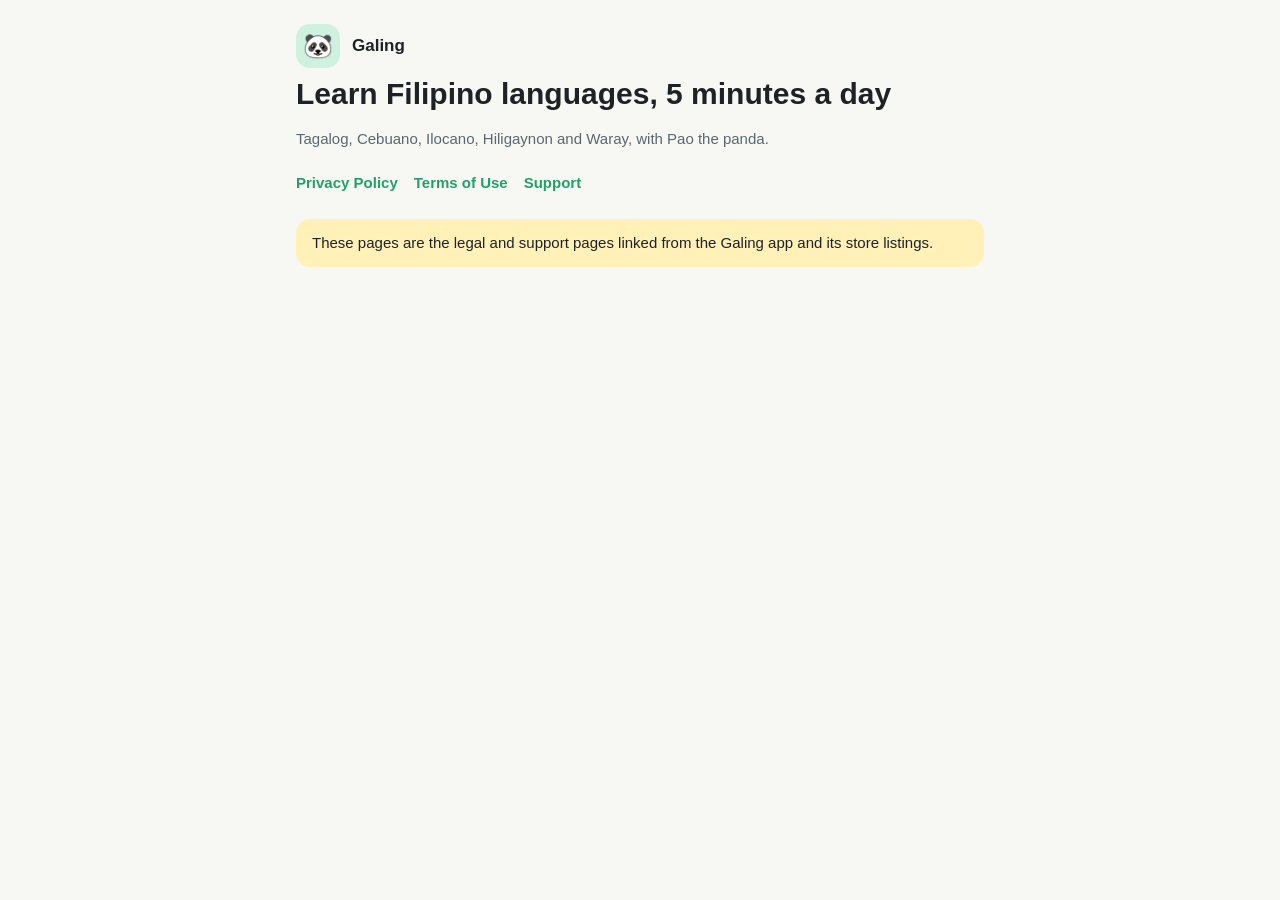
<file: index.html>
<!doctype html>
<html lang="en">
<head>
<meta charset="utf-8">
<meta name="viewport" content="width=device-width, initial-scale=1">
<title>Galing</title>
<link rel="stylesheet" href="style.css">
</head>
<body>
<main>
<header><div class="logo">🐼</div><a href="index.html">Galing</a></header>
<h1>Learn Filipino languages, 5 minutes a day</h1>
<p class="meta">Tagalog, Cebuano, Ilocano, Hiligaynon and Waray, with Pao the panda.</p>
<nav><a href="privacy.html">Privacy Policy</a><a href="terms.html">Terms of Use</a><a href="support.html">Support</a></nav>
<p class="note">These pages are the legal and support pages linked from the Galing app and its store listings.</p>
</main>
</body>
</html>
</file>
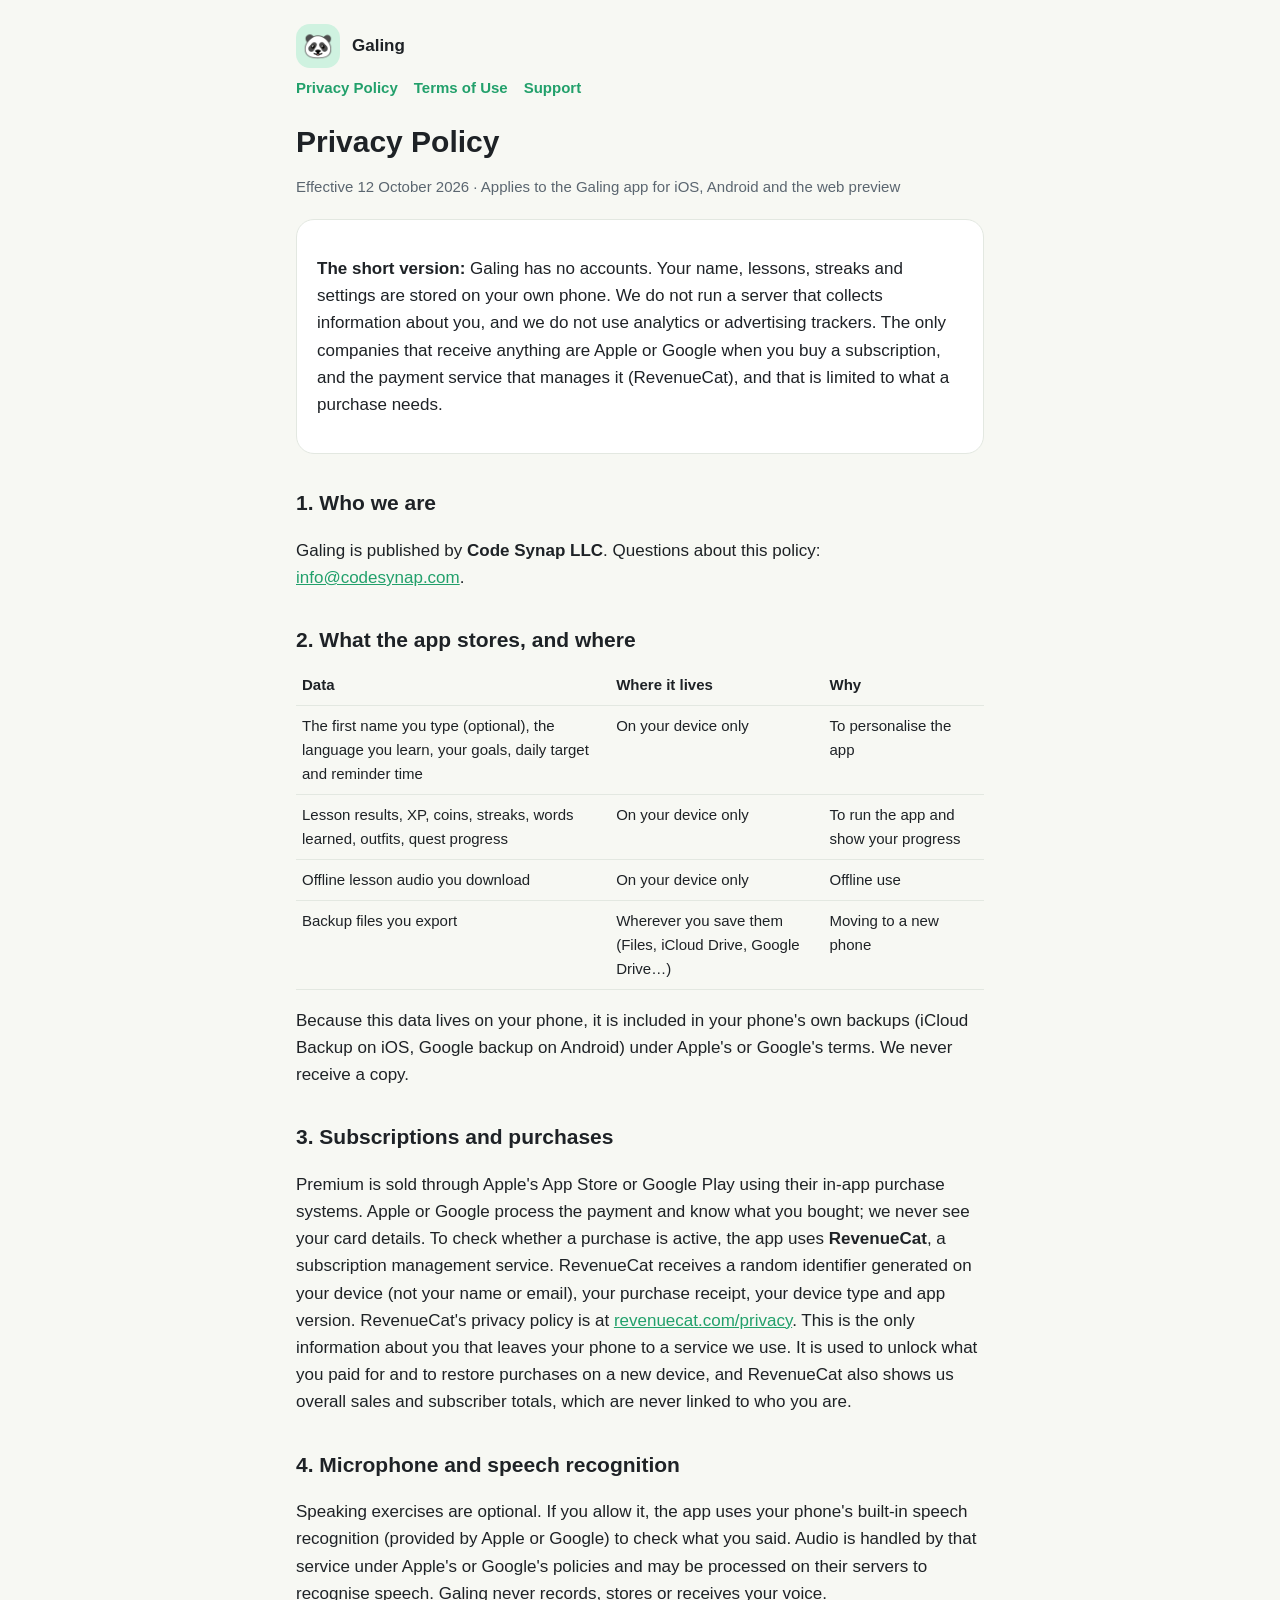
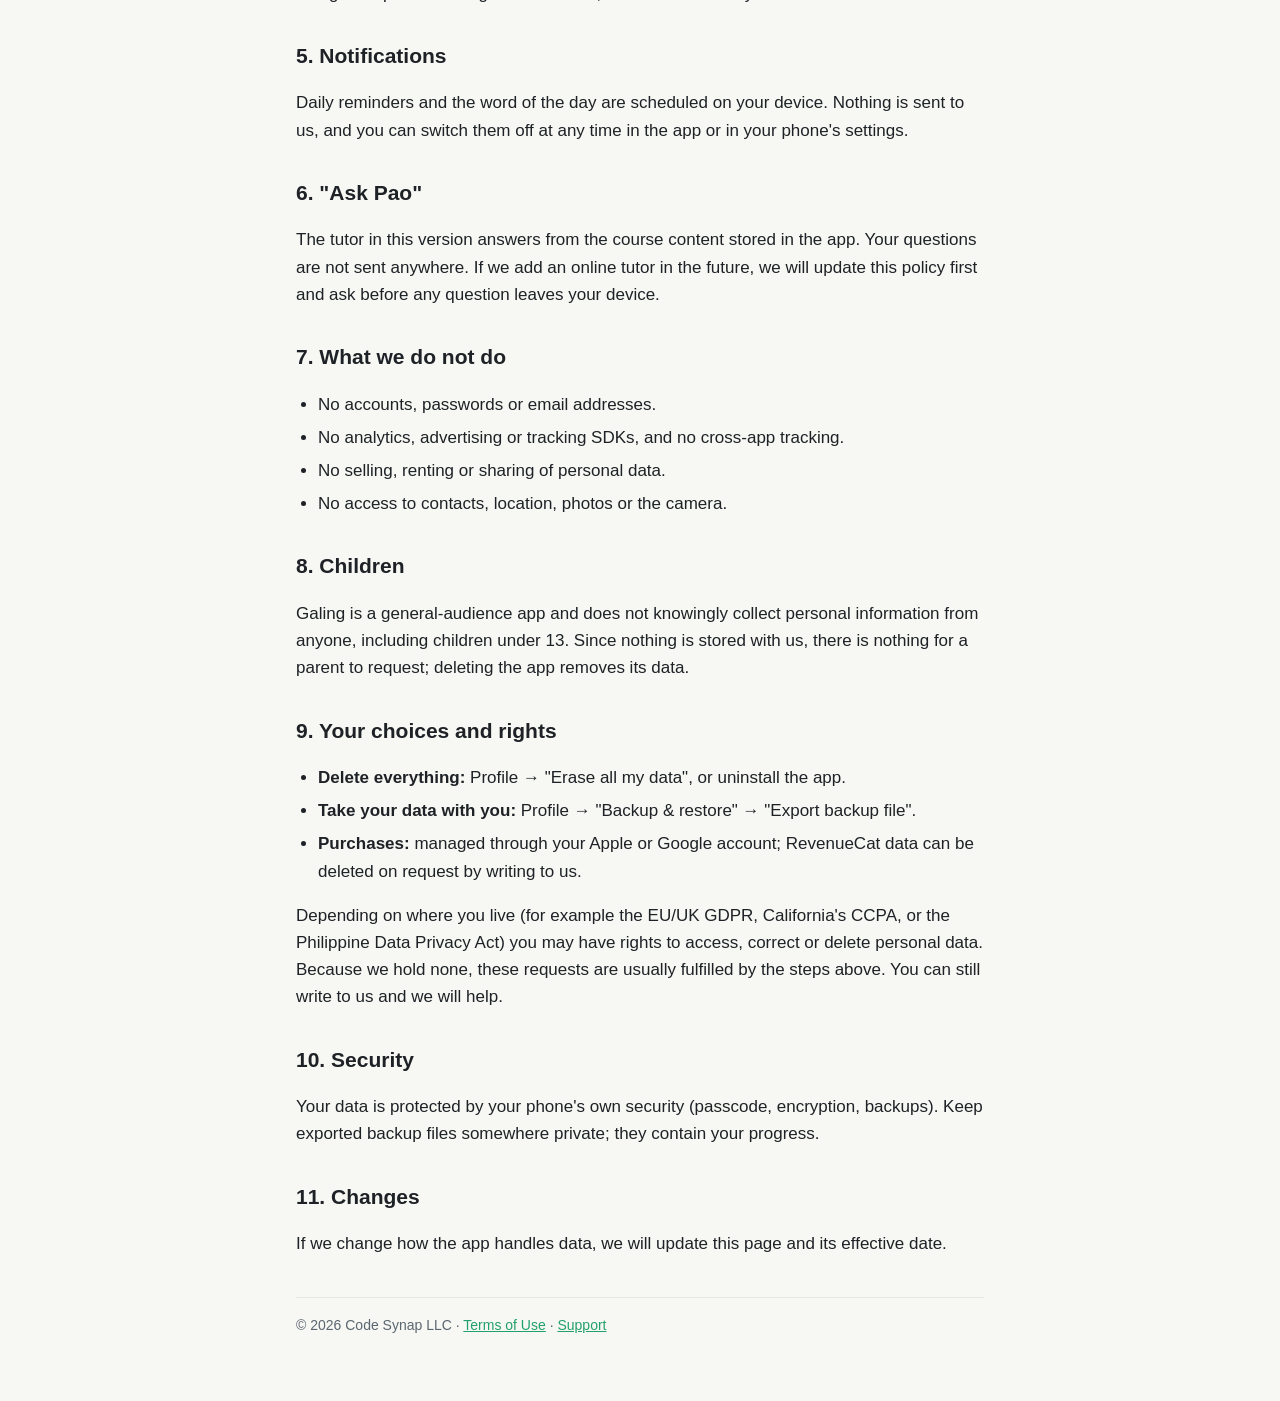
<file: privacy.html>
<!doctype html>
<html lang="en">
<head>
<meta charset="utf-8">
<meta name="viewport" content="width=device-width, initial-scale=1">
<title>Galing Privacy Policy</title>
<link rel="stylesheet" href="style.css">
</head>
<body>
<main>
<header><div class="logo">🐼</div><a href="index.html">Galing</a></header>
<nav><a href="privacy.html">Privacy Policy</a><a href="terms.html">Terms of Use</a><a href="support.html">Support</a></nav>

<h1>Privacy Policy</h1>
<p class="meta">Effective 12 October 2026 · Applies to the Galing app for iOS, Android and the web preview</p>

<div class="card">
<p><strong>The short version:</strong> Galing has no accounts. Your name, lessons, streaks and settings are stored on your own phone. We do not run a server that collects information about you, and we do not use analytics or advertising trackers. The only companies that receive anything are Apple or Google when you buy a subscription, and the payment service that manages it (RevenueCat), and that is limited to what a purchase needs.</p>
</div>

<h2>1. Who we are</h2>
<p>Galing is published by <strong>Code Synap LLC</strong>. Questions about this policy: <a href="mailto:info@codesynap.com">info@codesynap.com</a>.</p>

<h2>2. What the app stores, and where</h2>
<table>
<tr><th>Data</th><th>Where it lives</th><th>Why</th></tr>
<tr><td>The first name you type (optional), the language you learn, your goals, daily target and reminder time</td><td>On your device only</td><td>To personalise the app</td></tr>
<tr><td>Lesson results, XP, coins, streaks, words learned, outfits, quest progress</td><td>On your device only</td><td>To run the app and show your progress</td></tr>
<tr><td>Offline lesson audio you download</td><td>On your device only</td><td>Offline use</td></tr>
<tr><td>Backup files you export</td><td>Wherever you save them (Files, iCloud Drive, Google Drive…)</td><td>Moving to a new phone</td></tr>
</table>
<p>Because this data lives on your phone, it is included in your phone's own backups (iCloud Backup on iOS, Google backup on Android) under Apple's or Google's terms. We never receive a copy.</p>

<h2>3. Subscriptions and purchases</h2>
<p>Premium is sold through Apple's App Store or Google Play using their in-app purchase systems. Apple or Google process the payment and know what you bought; we never see your card details. To check whether a purchase is active, the app uses <strong>RevenueCat</strong>, a subscription management service. RevenueCat receives a random identifier generated on your device (not your name or email), your purchase receipt, your device type and app version. RevenueCat's privacy policy is at <a href="https://www.revenuecat.com/privacy">revenuecat.com/privacy</a>. This is the only information about you that leaves your phone to a service we use. It is used to unlock what you paid for and to restore purchases on a new device, and RevenueCat also shows us overall sales and subscriber totals, which are never linked to who you are.</p>

<h2>4. Microphone and speech recognition</h2>
<p>Speaking exercises are optional. If you allow it, the app uses your phone's built-in speech recognition (provided by Apple or Google) to check what you said. Audio is handled by that service under Apple's or Google's policies and may be processed on their servers to recognise speech. Galing never records, stores or receives your voice.</p>

<h2>5. Notifications</h2>
<p>Daily reminders and the word of the day are scheduled on your device. Nothing is sent to us, and you can switch them off at any time in the app or in your phone's settings.</p>

<h2>6. "Ask Pao"</h2>
<p>The tutor in this version answers from the course content stored in the app. Your questions are not sent anywhere. If we add an online tutor in the future, we will update this policy first and ask before any question leaves your device.</p>

<h2>7. What we do not do</h2>
<ul>
<li>No accounts, passwords or email addresses.</li>
<li>No analytics, advertising or tracking SDKs, and no cross-app tracking.</li>
<li>No selling, renting or sharing of personal data.</li>
<li>No access to contacts, location, photos or the camera.</li>
</ul>

<h2>8. Children</h2>
<p>Galing is a general-audience app and does not knowingly collect personal information from anyone, including children under 13. Since nothing is stored with us, there is nothing for a parent to request; deleting the app removes its data.</p>

<h2>9. Your choices and rights</h2>
<ul>
<li><strong>Delete everything:</strong> Profile → "Erase all my data", or uninstall the app.</li>
<li><strong>Take your data with you:</strong> Profile → "Backup &amp; restore" → "Export backup file".</li>
<li><strong>Purchases:</strong> managed through your Apple or Google account; RevenueCat data can be deleted on request by writing to us.</li>
</ul>
<p>Depending on where you live (for example the EU/UK GDPR, California's CCPA, or the Philippine Data Privacy Act) you may have rights to access, correct or delete personal data. Because we hold none, these requests are usually fulfilled by the steps above. You can still write to us and we will help.</p>

<h2>10. Security</h2>
<p>Your data is protected by your phone's own security (passcode, encryption, backups). Keep exported backup files somewhere private; they contain your progress.</p>

<h2>11. Changes</h2>
<p>If we change how the app handles data, we will update this page and its effective date.</p>

<footer>© 2026 Code Synap LLC · <a href="terms.html">Terms of Use</a> · <a href="support.html">Support</a></footer>
</main>
</body>
</html>
</file>
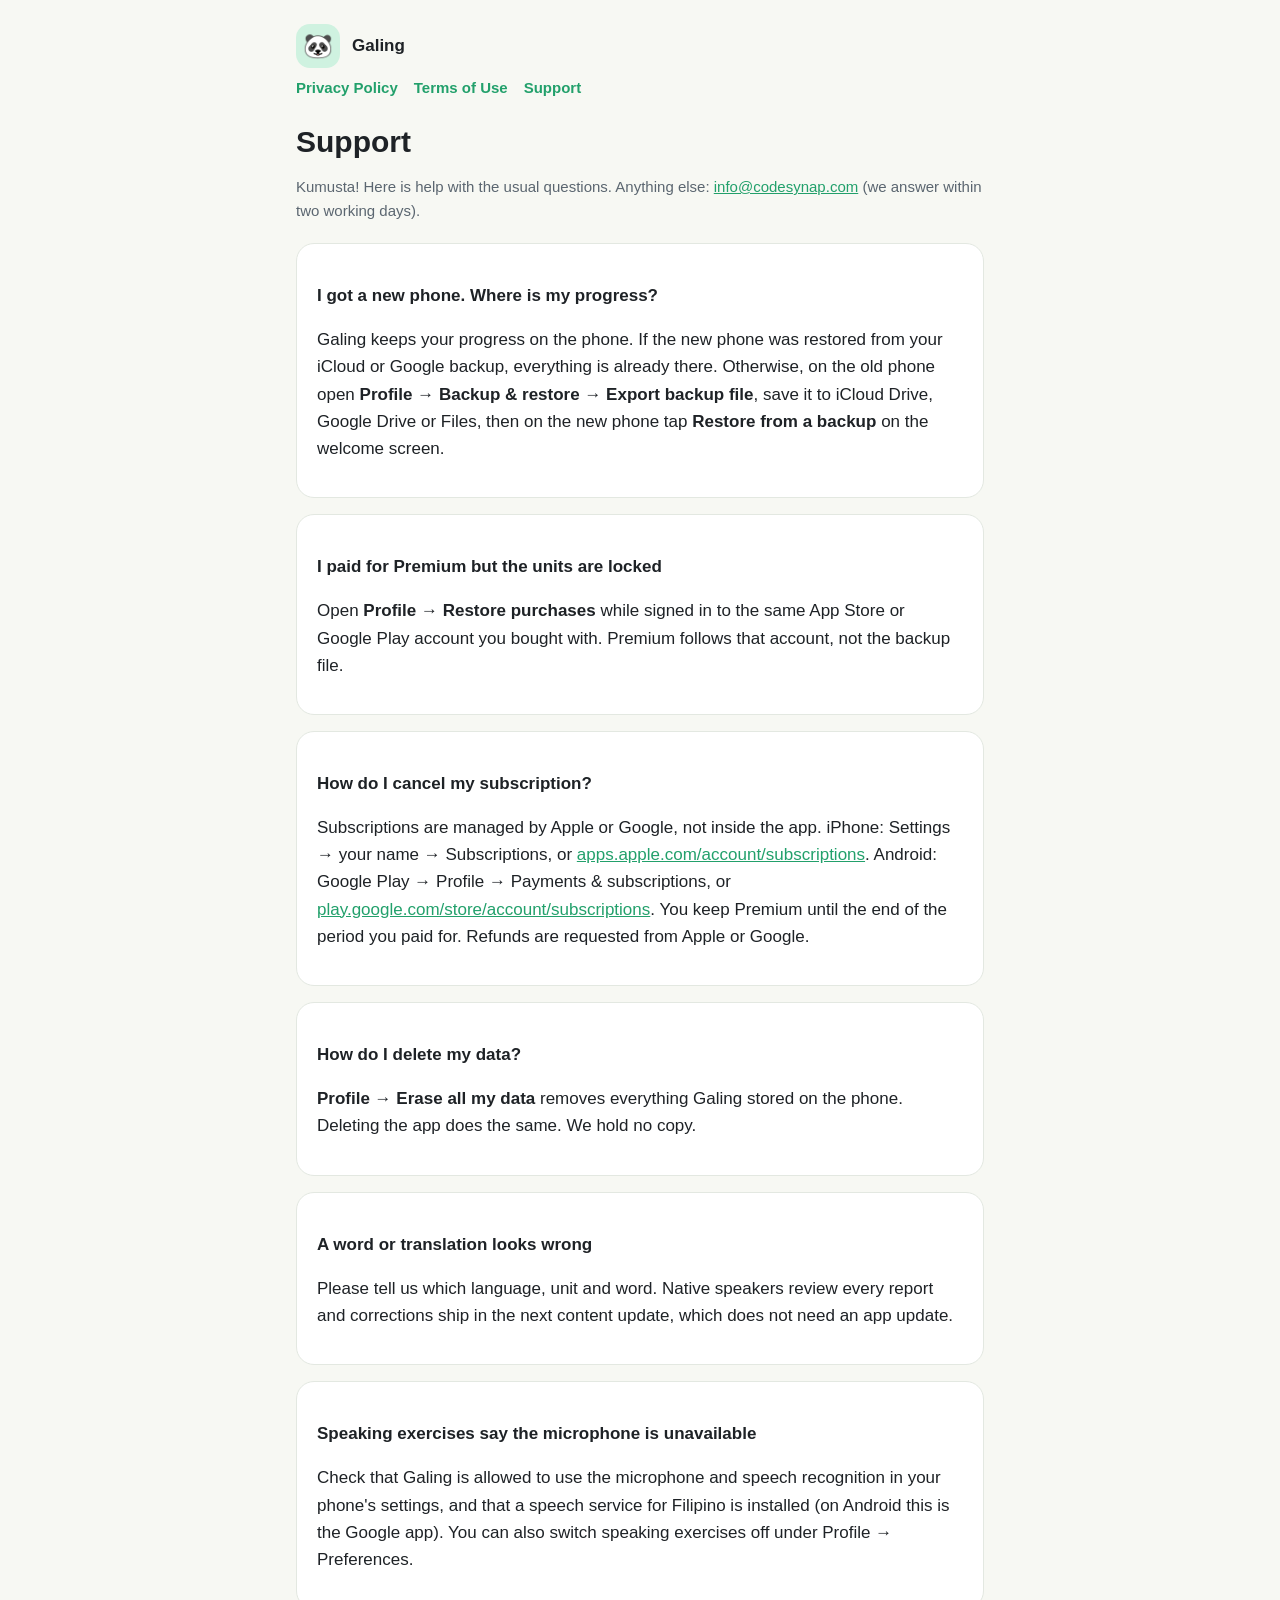
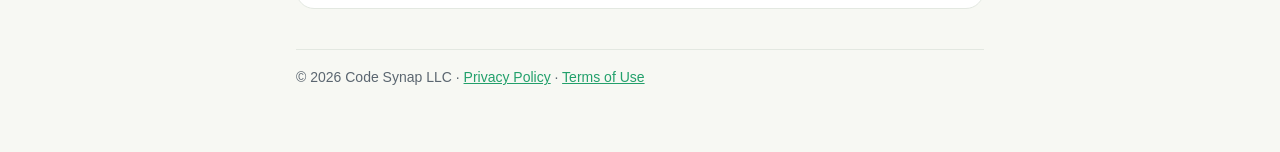
<file: support.html>
<!doctype html>
<html lang="en">
<head>
<meta charset="utf-8">
<meta name="viewport" content="width=device-width, initial-scale=1">
<title>Galing Support</title>
<link rel="stylesheet" href="style.css">
</head>
<body>
<main>
<header><div class="logo">🐼</div><a href="index.html">Galing</a></header>
<nav><a href="privacy.html">Privacy Policy</a><a href="terms.html">Terms of Use</a><a href="support.html">Support</a></nav>

<h1>Support</h1>
<p class="meta">Kumusta! Here is help with the usual questions. Anything else: <a href="mailto:info@codesynap.com">info@codesynap.com</a> (we answer within two working days).</p>

<div class="card">
<h3>I got a new phone. Where is my progress?</h3>
<p>Galing keeps your progress on the phone. If the new phone was restored from your iCloud or Google backup, everything is already there. Otherwise, on the old phone open <strong>Profile → Backup &amp; restore → Export backup file</strong>, save it to iCloud Drive, Google Drive or Files, then on the new phone tap <strong>Restore from a backup</strong> on the welcome screen.</p>
</div>

<div class="card">
<h3>I paid for Premium but the units are locked</h3>
<p>Open <strong>Profile → Restore purchases</strong> while signed in to the same App Store or Google Play account you bought with. Premium follows that account, not the backup file.</p>
</div>

<div class="card">
<h3>How do I cancel my subscription?</h3>
<p>Subscriptions are managed by Apple or Google, not inside the app. iPhone: Settings → your name → Subscriptions, or <a href="https://apps.apple.com/account/subscriptions">apps.apple.com/account/subscriptions</a>. Android: Google Play → Profile → Payments &amp; subscriptions, or <a href="https://play.google.com/store/account/subscriptions">play.google.com/store/account/subscriptions</a>. You keep Premium until the end of the period you paid for. Refunds are requested from Apple or Google.</p>
</div>

<div class="card">
<h3>How do I delete my data?</h3>
<p><strong>Profile → Erase all my data</strong> removes everything Galing stored on the phone. Deleting the app does the same. We hold no copy.</p>
</div>

<div class="card">
<h3>A word or translation looks wrong</h3>
<p>Please tell us which language, unit and word. Native speakers review every report and corrections ship in the next content update, which does not need an app update.</p>
</div>

<div class="card">
<h3>Speaking exercises say the microphone is unavailable</h3>
<p>Check that Galing is allowed to use the microphone and speech recognition in your phone's settings, and that a speech service for Filipino is installed (on Android this is the Google app). You can also switch speaking exercises off under Profile → Preferences.</p>
</div>

<footer>© 2026 Code Synap LLC · <a href="privacy.html">Privacy Policy</a> · <a href="terms.html">Terms of Use</a></footer>
</main>
</body>
</html>
</file>
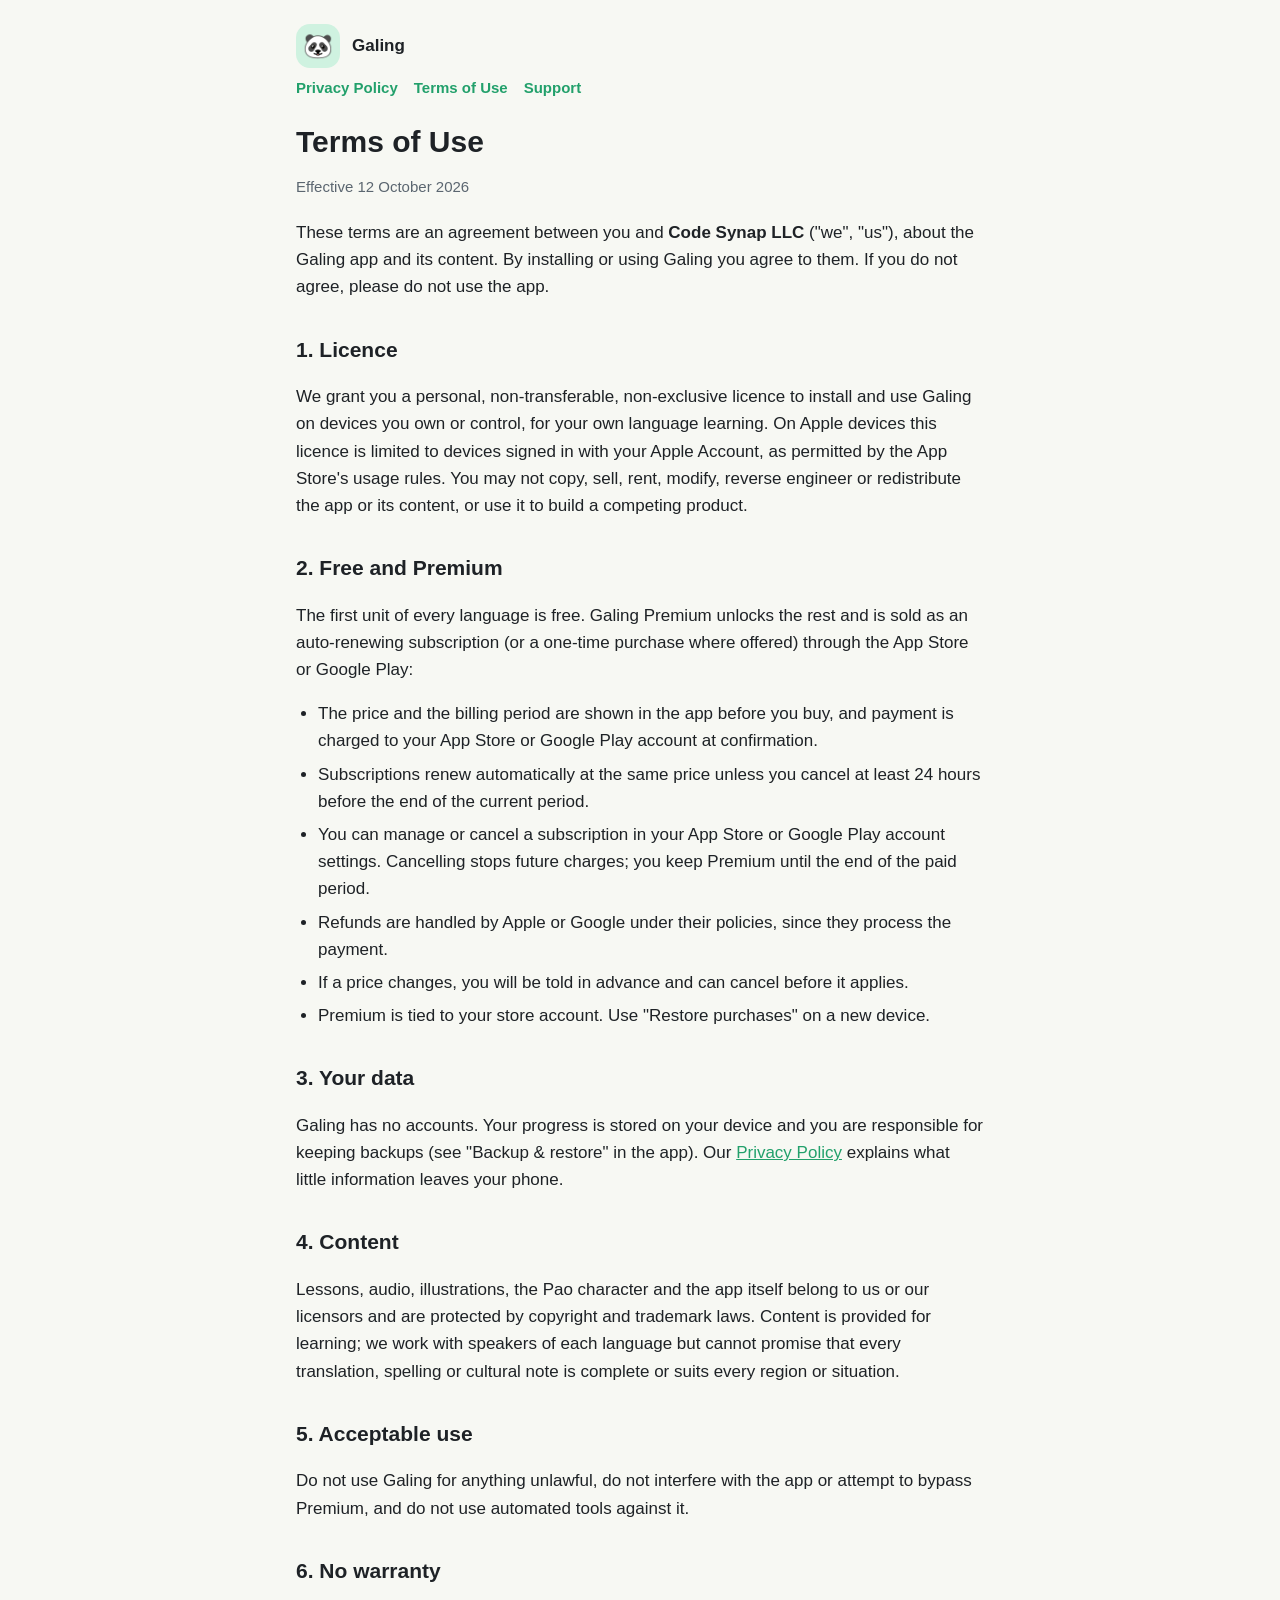
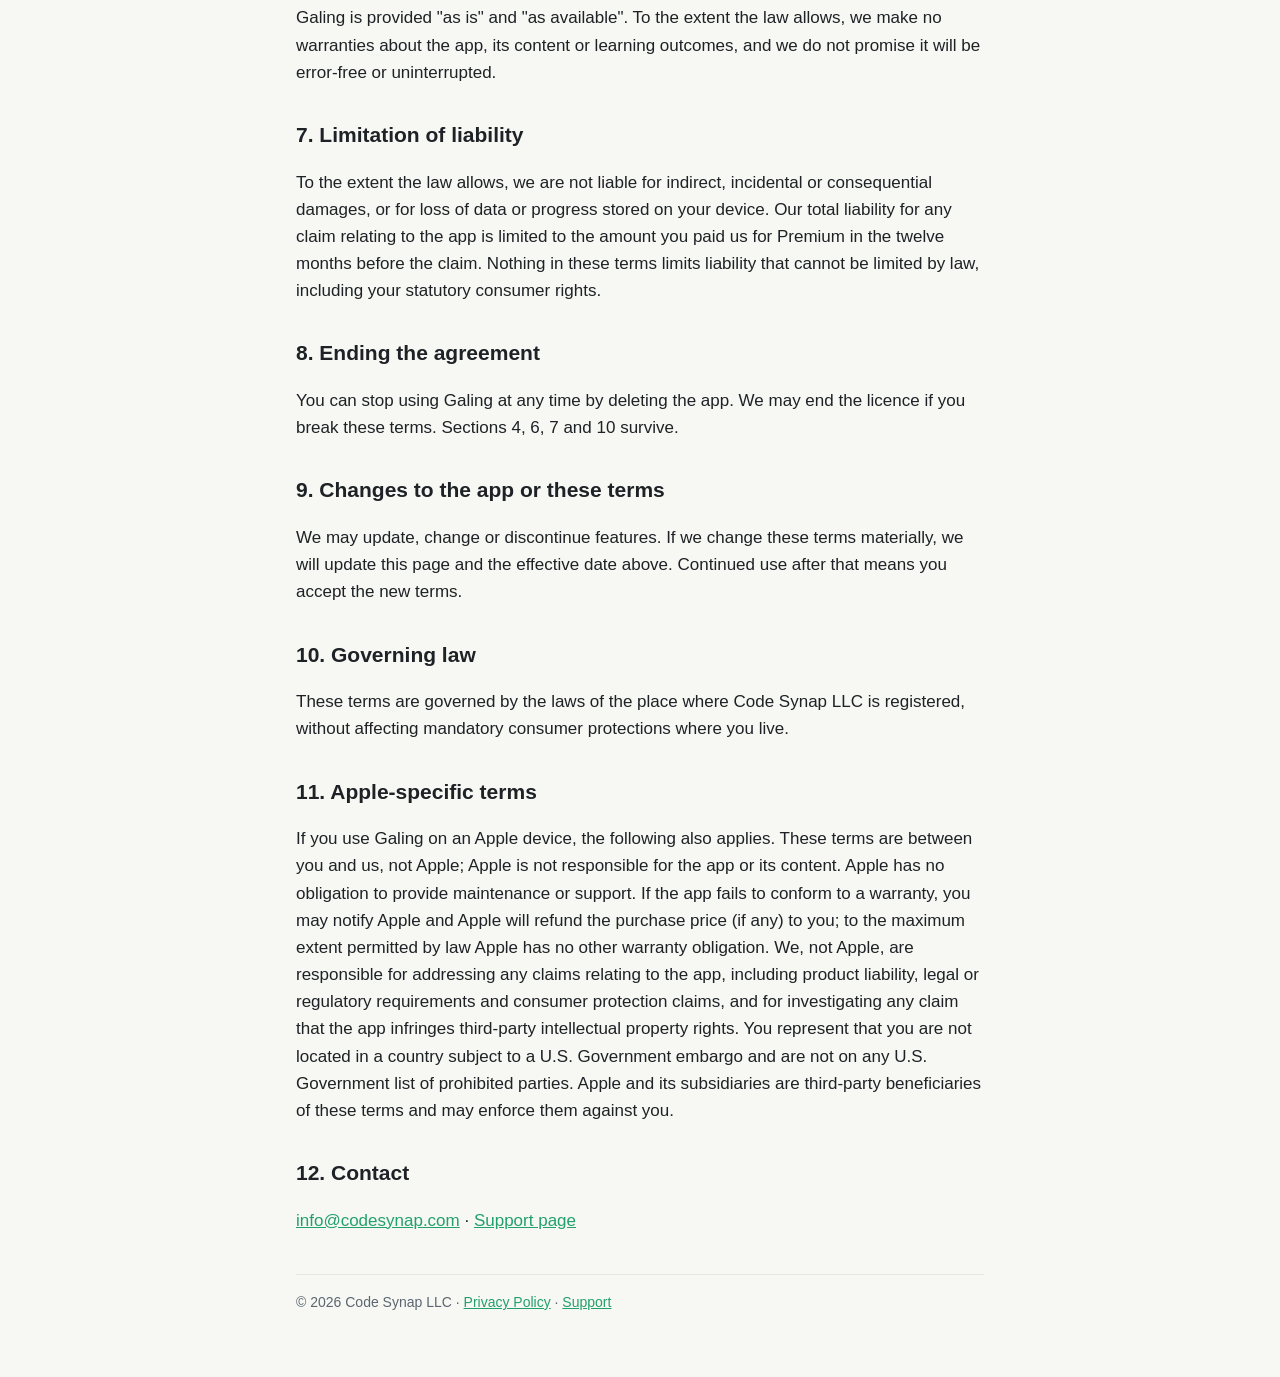
<file: terms.html>
<!doctype html>
<html lang="en">
<head>
<meta charset="utf-8">
<meta name="viewport" content="width=device-width, initial-scale=1">
<title>Galing Terms of Use</title>
<link rel="stylesheet" href="style.css">
</head>
<body>
<main>
<header><div class="logo">🐼</div><a href="index.html">Galing</a></header>
<nav><a href="privacy.html">Privacy Policy</a><a href="terms.html">Terms of Use</a><a href="support.html">Support</a></nav>

<h1>Terms of Use</h1>
<p class="meta">Effective 12 October 2026</p>

<p>These terms are an agreement between you and <strong>Code Synap LLC</strong> ("we", "us"), about the Galing app and its content. By installing or using Galing you agree to them. If you do not agree, please do not use the app.</p>

<h2>1. Licence</h2>
<p>We grant you a personal, non-transferable, non-exclusive licence to install and use Galing on devices you own or control, for your own language learning. On Apple devices this licence is limited to devices signed in with your Apple Account, as permitted by the App Store's usage rules. You may not copy, sell, rent, modify, reverse engineer or redistribute the app or its content, or use it to build a competing product.</p>

<h2>2. Free and Premium</h2>
<p>The first unit of every language is free. Galing Premium unlocks the rest and is sold as an auto-renewing subscription (or a one-time purchase where offered) through the App Store or Google Play:</p>
<ul>
<li>The price and the billing period are shown in the app before you buy, and payment is charged to your App Store or Google Play account at confirmation.</li>
<li>Subscriptions renew automatically at the same price unless you cancel at least 24 hours before the end of the current period.</li>
<li>You can manage or cancel a subscription in your App Store or Google Play account settings. Cancelling stops future charges; you keep Premium until the end of the paid period.</li>
<li>Refunds are handled by Apple or Google under their policies, since they process the payment.</li>
<li>If a price changes, you will be told in advance and can cancel before it applies.</li>
<li>Premium is tied to your store account. Use "Restore purchases" on a new device.</li>
</ul>

<h2>3. Your data</h2>
<p>Galing has no accounts. Your progress is stored on your device and you are responsible for keeping backups (see "Backup &amp; restore" in the app). Our <a href="privacy.html">Privacy Policy</a> explains what little information leaves your phone.</p>

<h2>4. Content</h2>
<p>Lessons, audio, illustrations, the Pao character and the app itself belong to us or our licensors and are protected by copyright and trademark laws. Content is provided for learning; we work with speakers of each language but cannot promise that every translation, spelling or cultural note is complete or suits every region or situation.</p>

<h2>5. Acceptable use</h2>
<p>Do not use Galing for anything unlawful, do not interfere with the app or attempt to bypass Premium, and do not use automated tools against it.</p>

<h2>6. No warranty</h2>
<p>Galing is provided "as is" and "as available". To the extent the law allows, we make no warranties about the app, its content or learning outcomes, and we do not promise it will be error-free or uninterrupted.</p>

<h2>7. Limitation of liability</h2>
<p>To the extent the law allows, we are not liable for indirect, incidental or consequential damages, or for loss of data or progress stored on your device. Our total liability for any claim relating to the app is limited to the amount you paid us for Premium in the twelve months before the claim. Nothing in these terms limits liability that cannot be limited by law, including your statutory consumer rights.</p>

<h2>8. Ending the agreement</h2>
<p>You can stop using Galing at any time by deleting the app. We may end the licence if you break these terms. Sections 4, 6, 7 and 10 survive.</p>

<h2>9. Changes to the app or these terms</h2>
<p>We may update, change or discontinue features. If we change these terms materially, we will update this page and the effective date above. Continued use after that means you accept the new terms.</p>

<h2>10. Governing law</h2>
<p>These terms are governed by the laws of the place where Code Synap LLC is registered, without affecting mandatory consumer protections where you live.</p>

<h2>11. Apple-specific terms</h2>
<p>If you use Galing on an Apple device, the following also applies. These terms are between you and us, not Apple; Apple is not responsible for the app or its content. Apple has no obligation to provide maintenance or support. If the app fails to conform to a warranty, you may notify Apple and Apple will refund the purchase price (if any) to you; to the maximum extent permitted by law Apple has no other warranty obligation. We, not Apple, are responsible for addressing any claims relating to the app, including product liability, legal or regulatory requirements and consumer protection claims, and for investigating any claim that the app infringes third-party intellectual property rights. You represent that you are not located in a country subject to a U.S. Government embargo and are not on any U.S. Government list of prohibited parties. Apple and its subsidiaries are third-party beneficiaries of these terms and may enforce them against you.</p>

<h2>12. Contact</h2>
<p><a href="mailto:info@codesynap.com">info@codesynap.com</a> · <a href="support.html">Support page</a></p>

<footer>© 2026 Code Synap LLC · <a href="privacy.html">Privacy Policy</a> · <a href="support.html">Support</a></footer>
</main>
</body>
</html>
</file>
<file: style.css>
:root { --bg: #F7F8F3; --ink: #1E2226; --muted: #5B6670; --card: #FFFFFF; --border: #E3E8E1; --green: #22A06B; --mint: #CFF2E0; --butter: #FFF1B8; }
@media (prefers-color-scheme: dark) { :root { --bg: #12171A; --ink: #F1F4F1; --muted: #A9B4B0; --card: #1B2226; --border: #2A3439; --green: #3DC07E; --mint: #1E3A2C; --butter: #3B3620; } }
* { box-sizing: border-box; }
body { margin: 0; background: var(--bg); color: var(--ink); font: 17px/1.6 -apple-system, BlinkMacSystemFont, "Segoe UI", Roboto, "Helvetica Neue", Arial, sans-serif; }
main { max-width: 720px; margin: 0 auto; padding: 24px 16px 64px; }
header { display: flex; align-items: center; gap: 12px; margin-bottom: 8px; }
header .logo { width: 44px; height: 44px; border-radius: 14px; background: var(--mint); display: grid; place-items: center; font-size: 24px; }
header a { color: var(--ink); text-decoration: none; font-weight: 700; }
nav { display: flex; flex-wrap: wrap; gap: 8px 16px; margin: 8px 0 24px; font-size: 15px; }
nav a { color: var(--green); text-decoration: none; font-weight: 600; }
h1 { font-size: 30px; line-height: 1.2; margin: 8px 0 4px; }
h2 { font-size: 21px; margin: 32px 0 8px; }
h3 { font-size: 17px; margin: 20px 0 6px; }
.meta { color: var(--muted); font-size: 15px; margin-bottom: 20px; }
.card { background: var(--card); border: 1px solid var(--border); border-radius: 18px; padding: 18px 20px; margin: 16px 0; }
.note { background: var(--butter); border-radius: 14px; padding: 12px 16px; font-size: 15px; }
ul, ol { padding-left: 22px; }
li { margin: 6px 0; }
a { color: var(--green); }
footer { color: var(--muted); font-size: 14px; margin-top: 40px; border-top: 1px solid var(--border); padding-top: 16px; }
table { border-collapse: collapse; width: 100%; font-size: 15px; }
td, th { text-align: left; padding: 8px 6px; border-bottom: 1px solid var(--border); vertical-align: top; }
</file>
